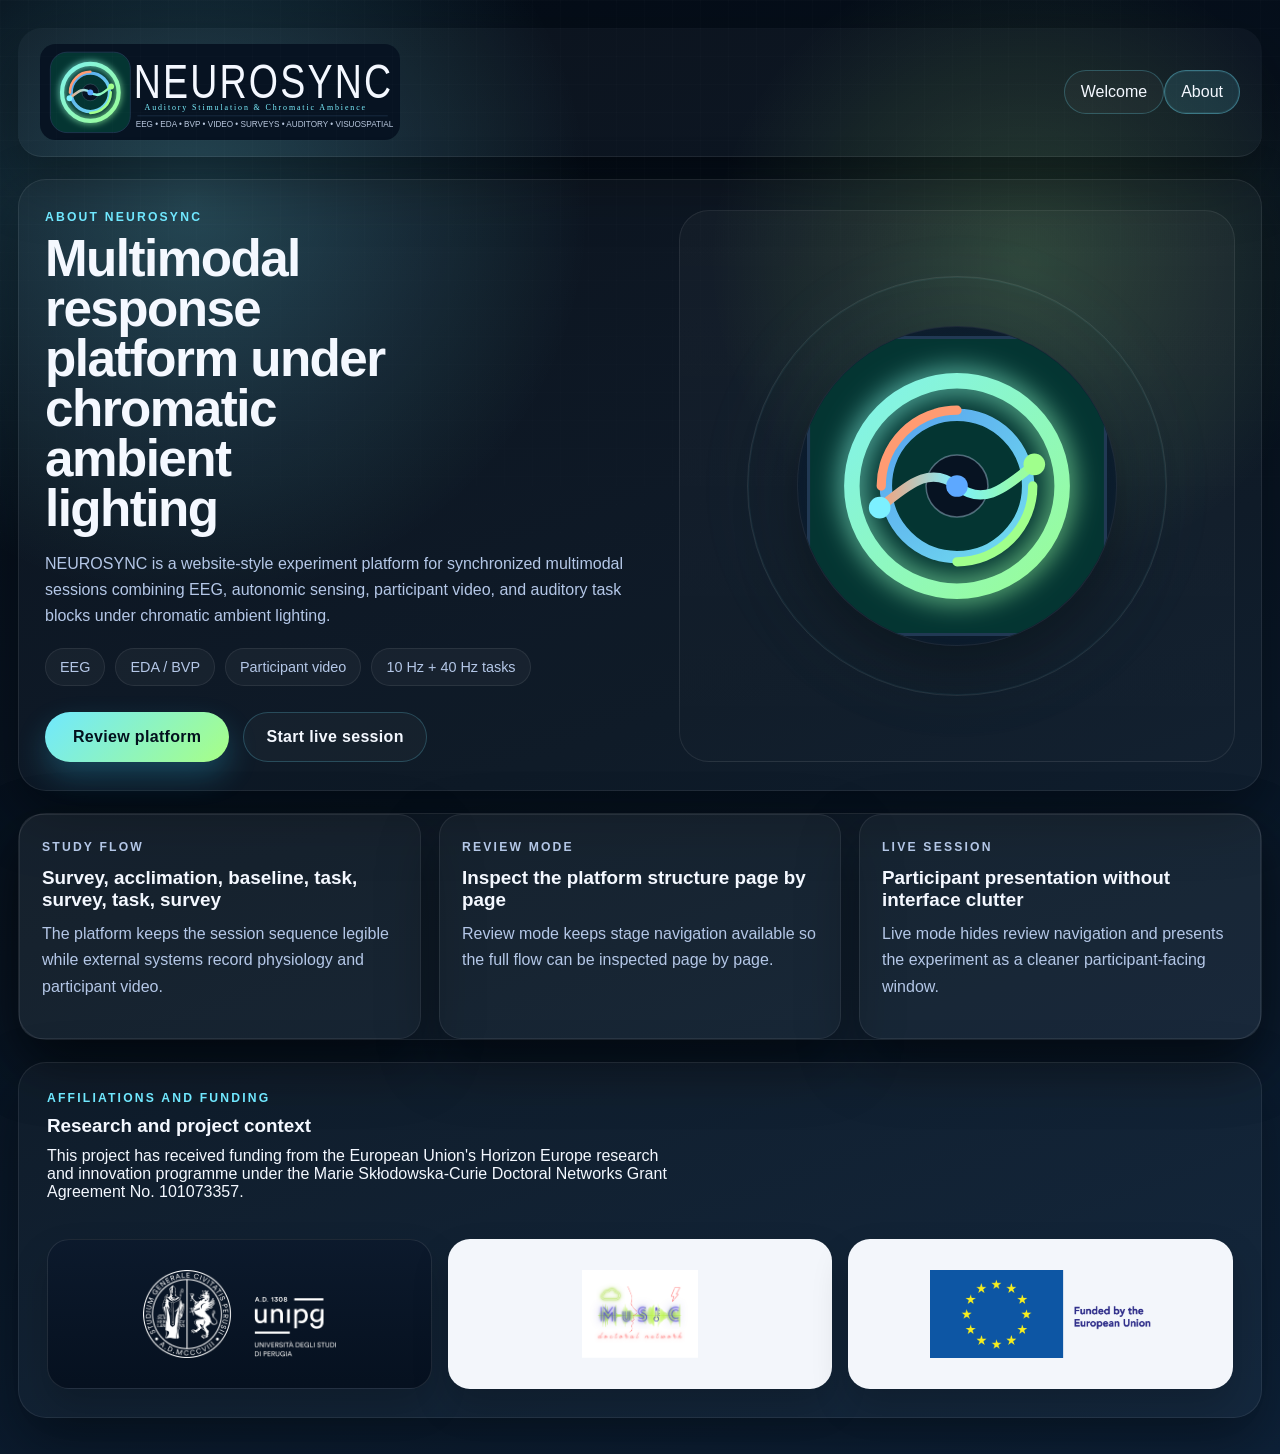
<file: index.html>
<!doctype html>
<html lang="en">
<head>
    <meta charset="UTF-8">
    <meta name="viewport" content="width=device-width, initial-scale=1.0">
    <title>NEUROSYNC About</title>
    <link rel="stylesheet" href="styles.css">
</head>
<body data-page="start">
    <main class="dashboard-shell about-shell">
        <header class="app-topbar app-topbar--review">
            <a class="app-brand" href="index.html">
                <img src="visuals/logo/neurosync-logo.svg" alt="NEUROSYNC" class="app-brand__logo app-brand__logo--full">
            </a>
            <div class="app-topbar__actions">
                <a class="topbar-link" href="home.html">Welcome</a>
                <a class="topbar-link topbar-link--current" href="index.html">About</a>
            </div>
        </header>

        <section class="cover-main cover-main--app about-hero">
            <div class="cover-copy">
                <p class="eyebrow">About NEUROSYNC</p>
                <h1>Multimodal response platform under chromatic ambient lighting</h1>
                <p class="stage-subtitle">
                    NEUROSYNC is a website-style experiment platform for synchronized multimodal sessions combining EEG, autonomic sensing, participant video, and auditory task blocks under chromatic ambient lighting.
                </p>
                <div class="cover-mini-meta">
                    <span>EEG</span>
                    <span>EDA / BVP</span>
                    <span>Participant video</span>
                    <span>10 Hz + 40 Hz tasks</span>
                </div>
                <div class="cover-actions">
                    <button class="primary-button" data-mode="review">Review platform</button>
                    <button class="secondary-button" data-mode="live">Start live session</button>
                </div>
            </div>

            <div class="cover-vault" aria-hidden="true">
                <div class="cover-vault__halo"></div>
                <div class="cover-vault__ring cover-vault__ring--outer"></div>
                <div class="cover-vault__ring cover-vault__ring--mid"></div>
                <div class="cover-vault__ring cover-vault__ring--inner"></div>
                <div class="cover-vault__core">
                    <img src="visuals/logo/neurosync-logo1.svg" alt="" class="cover-vault__logo">
                </div>
            </div>
        </section>

        <section class="cover-blocks cover-blocks--about">
            <article class="cover-block">
                <p class="cover-block__eyebrow">Study flow</p>
                <h2>Survey, acclimation, baseline, task, survey, task, survey</h2>
                <p>The platform keeps the session sequence legible while external systems record physiology and participant video.</p>
            </article>
            <article class="cover-block">
                <p class="cover-block__eyebrow">Review mode</p>
                <h2>Inspect the platform structure page by page</h2>
                <p>Review mode keeps stage navigation available so the full flow can be inspected page by page.</p>
            </article>
            <article class="cover-block">
                <p class="cover-block__eyebrow">Live session</p>
                <h2>Participant presentation without interface clutter</h2>
                <p>Live mode hides review navigation and presents the experiment as a cleaner participant-facing window.</p>
            </article>
        </section>

        <footer class="about-footer">
            <div class="about-footer__copy">
                <p class="cover-block__eyebrow">Affiliations and funding</p>
                <h2>Research and project context</h2>
                <p>This project has received funding from the European Union's Horizon Europe research and innovation programme under the Marie Skłodowska-Curie Doctoral Networks Grant Agreement No. 101073357.</p>
            </div>
            <div class="about-footer__logos">
                <div class="about-footer__logo about-footer__logo--dark">
                    <img src="visuals/logo/unipg_marchio_negativo.png" alt="University affiliation logo">
                </div>
                <div class="about-footer__logo about-footer__logo--light">
                    <img src="visuals/logo/music-logo-v-3-4.png" alt="MUSIC project logo">
                </div>
                <div class="about-footer__logo about-footer__logo--light">
                    <img src="visuals/logo/eufunding-1.png" alt="European Union funding logo">
                </div>
            </div>
        </footer>
    </main>

    <script src="experiment-config.js"></script>
    <script src="platform-utils.js"></script>
    <script>
        PlatformUtils.setPageData("start");
        document.querySelectorAll("[data-mode]").forEach(function (button) {
            button.addEventListener("click", function () {
                PlatformUtils.saveSessionContext({ mode: button.dataset.mode });
                PlatformUtils.goToRoute("home");
            });
        });
    </script>
</body>
</html>
</file>
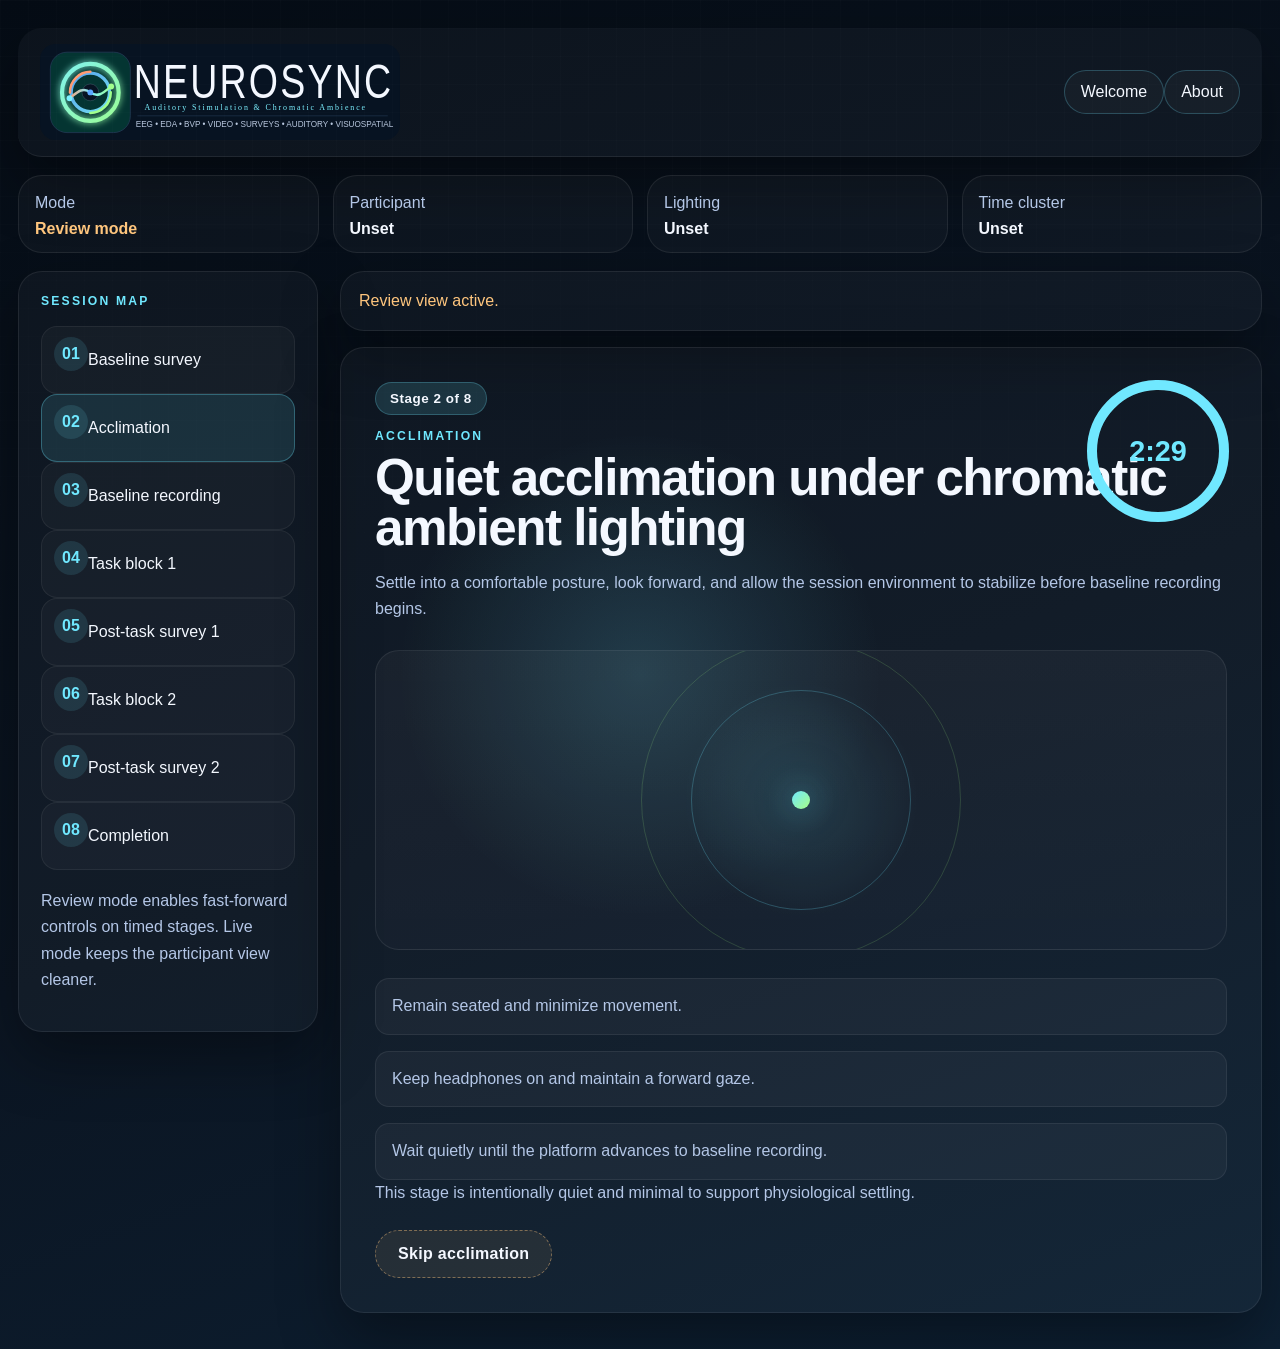
<file: acclimation.html>
<!DOCTYPE html>
<html lang="en">
<head>
    <meta charset="UTF-8">
    <meta name="viewport" content="width=device-width, initial-scale=1.0">
    <title>Acclimation</title>
    <link rel="stylesheet" href="styles.css">
</head>
<body data-page="acclimation">
    <main class="page-shell"><div id="page-container"></div></main>

    <script src="experiment-config.js"></script>
    <script src="platform-utils.js"></script>
    <script>
        PlatformUtils.setPageData("acclimation");
        PlatformUtils.renderStagePage(
            document.getElementById("page-container"),
            {
                activeStage: "acclimation",
                mode: "timed",
                timer: true,
                seconds: ExperimentConfig.timings.acclimationSeconds,
                progressLabel: "Stage 2 of 8",
                eyebrow: "Acclimation",
                title: "Quiet acclimation under chromatic ambient lighting",
                subtitle: "Settle into a comfortable posture, look forward, and allow the session environment to stabilize before baseline recording begins.",
                bodyHtml: `
                    <div class="focus-field focus-field--ambient">
                        <div class="focus-ring"></div>
                        <div class="focus-ring focus-ring--secondary"></div>
                        <div class="focus-core"></div>
                    </div>
                    ${PlatformUtils.instructionListMarkup([
                        "Remain seated and minimize movement.",
                        "Keep headphones on and maintain a forward gaze.",
                        "Wait quietly until the platform advances to baseline recording."
                    ])}
                `,
                supportText: "This stage is intentionally quiet and minimal to support physiological settling.",
                skipLabel: "Skip acclimation"
            },
            function () {
                PlatformUtils.goToRoute("baseline");
            }
        );
    </script>
</body>
</html>
</file>
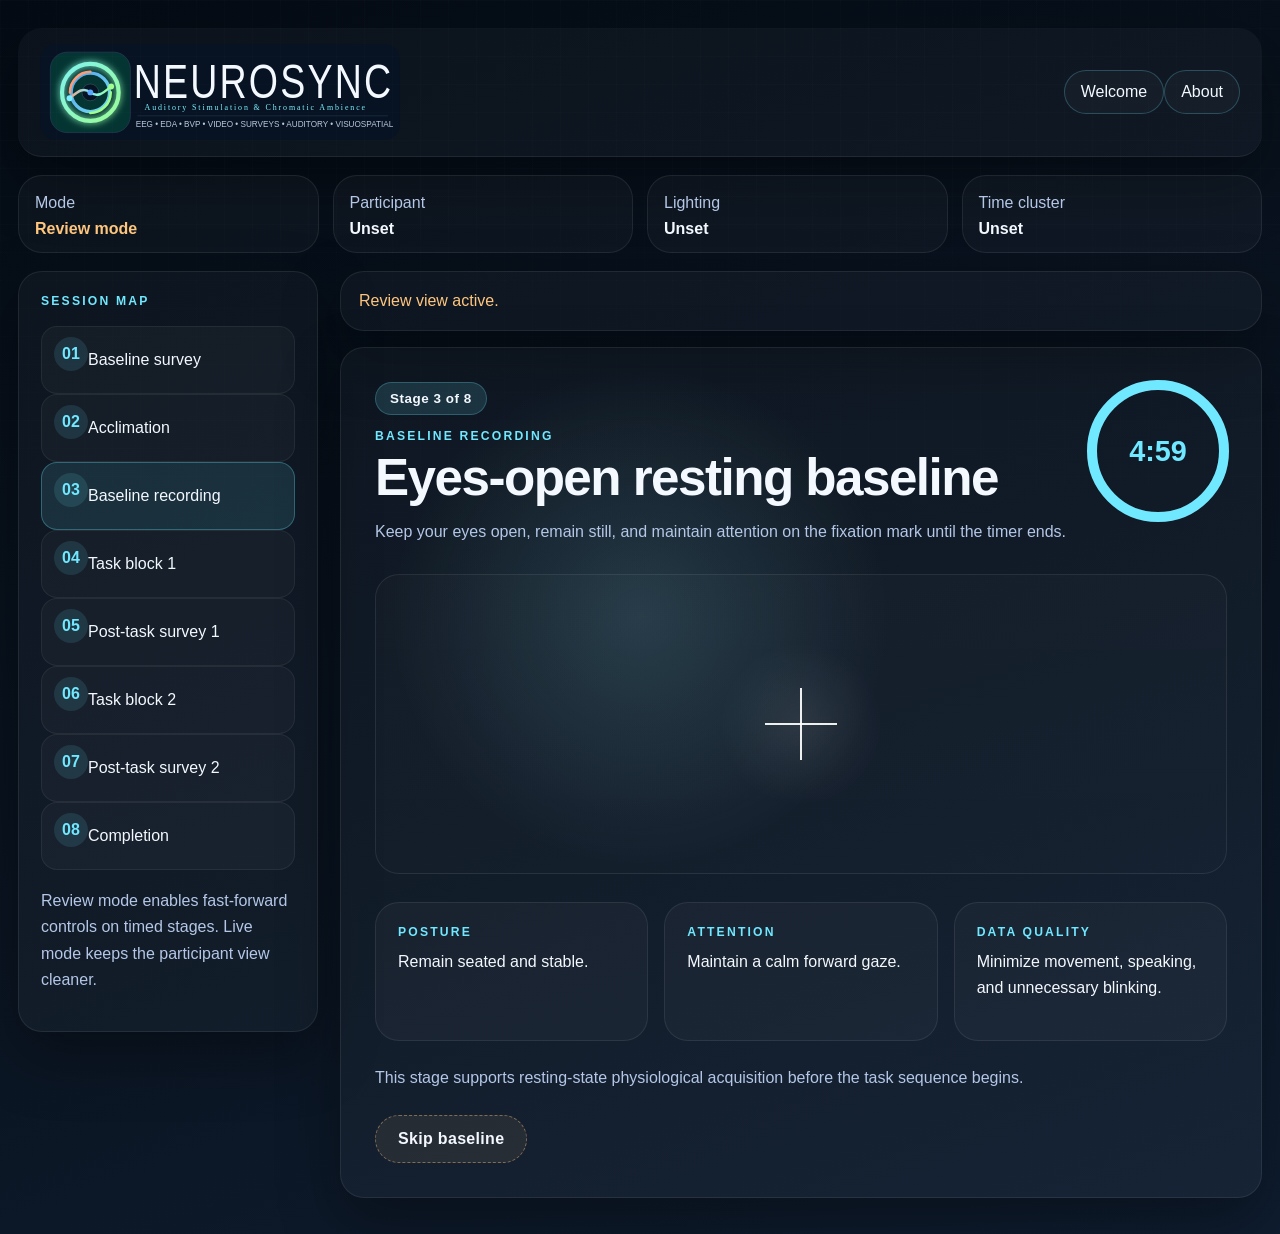
<file: baseline.html>
<!DOCTYPE html>
<html lang="en">
<head>
    <meta charset="UTF-8">
    <meta name="viewport" content="width=device-width, initial-scale=1.0">
    <title>Baseline Recording</title>
    <link rel="stylesheet" href="styles.css">
</head>
<body data-page="baseline">
    <main class="page-shell"><div id="page-container"></div></main>

    <script src="experiment-config.js"></script>
    <script src="platform-utils.js"></script>
    <script>
        PlatformUtils.setPageData("baseline");
        PlatformUtils.renderStagePage(
            document.getElementById("page-container"),
            {
                activeStage: "baseline",
                mode: "timed",
                timer: true,
                seconds: ExperimentConfig.timings.baselineSeconds,
                progressLabel: "Stage 3 of 8",
                eyebrow: "Baseline recording",
                title: "Eyes-open resting baseline",
                subtitle: "Keep your eyes open, remain still, and maintain attention on the fixation mark until the timer ends.",
                bodyHtml: `
                    <div class="focus-field focus-field--baseline">
                        <div class="fixation-mark" aria-hidden="true"></div>
                    </div>
                    ${PlatformUtils.infoCardsMarkup([
                        { label: "Posture", value: "Remain seated and stable." },
                        { label: "Attention", value: "Maintain a calm forward gaze." },
                        { label: "Data quality", value: "Minimize movement, speaking, and unnecessary blinking." }
                    ])}
                `,
                supportText: "This stage supports resting-state physiological acquisition before the task sequence begins.",
                skipLabel: "Skip baseline"
            },
            function () {
                PlatformUtils.goToRoute("task1");
            }
        );
    </script>
</body>
</html>
</file>
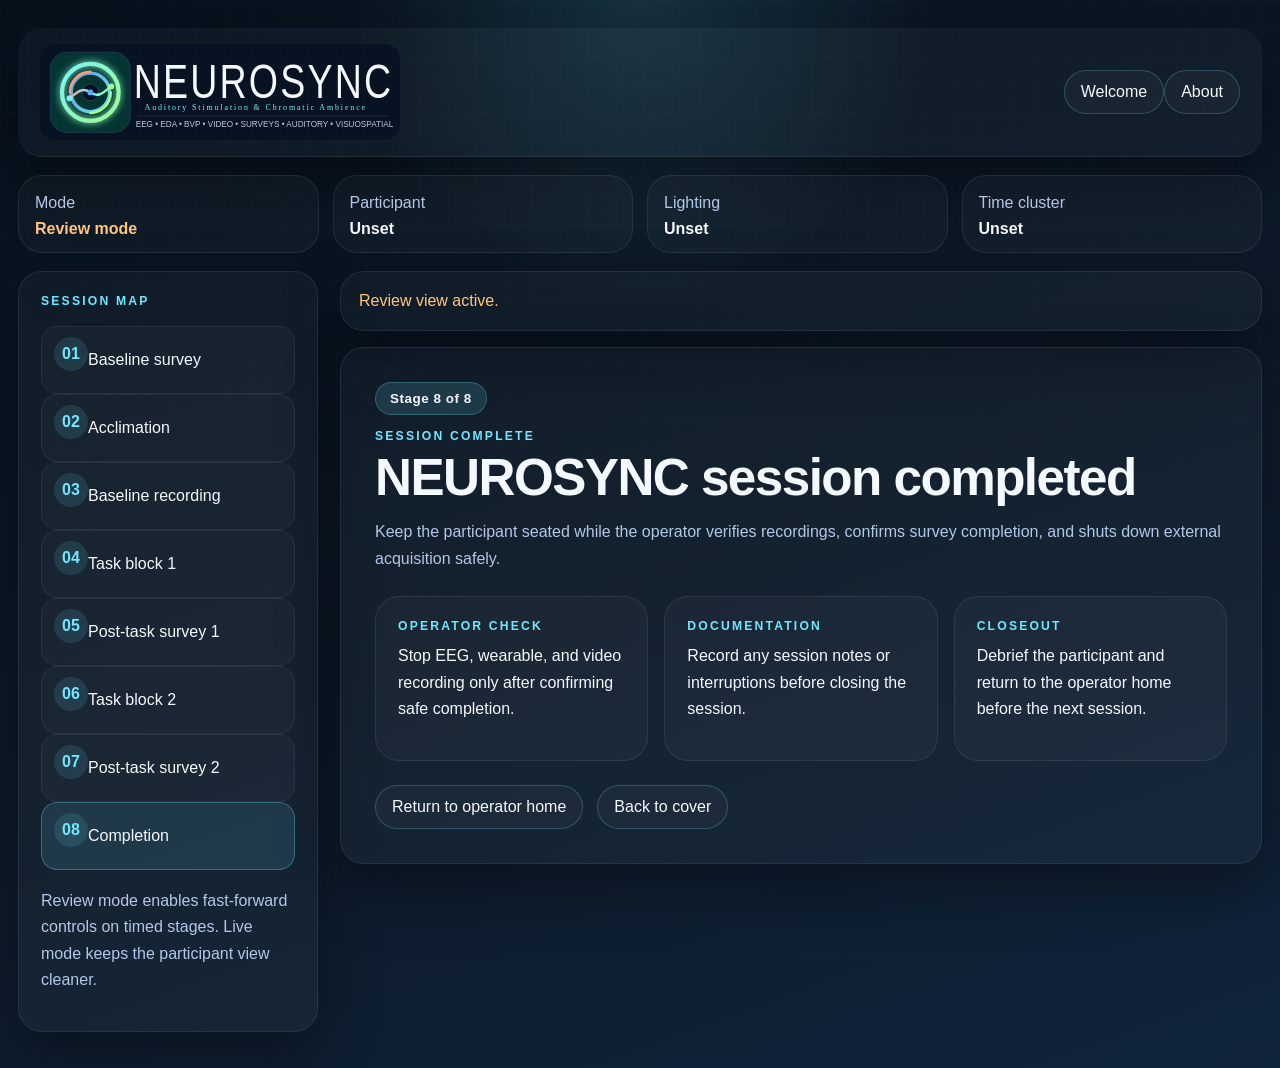
<file: finish.html>
<!DOCTYPE html>
<html lang="en">
<head>
    <meta charset="UTF-8">
    <meta name="viewport" content="width=device-width, initial-scale=1.0">
    <title>Session Completed</title>
    <link rel="stylesheet" href="styles.css">
</head>
<body data-page="finish">
    <main class="page-shell"><div id="page-container"></div></main>

    <script src="experiment-config.js"></script>
    <script src="platform-utils.js"></script>
    <script>
        PlatformUtils.setPageData("finish");
        PlatformUtils.renderStagePage(
            document.getElementById("page-container"),
            {
                activeStage: "finish",
                mode: "manual",
                allowSkip: false,
                progressLabel: "Stage 8 of 8",
                eyebrow: "Session complete",
                title: "NEUROSYNC session completed",
                subtitle: "Keep the participant seated while the operator verifies recordings, confirms survey completion, and shuts down external acquisition safely.",
                bodyHtml: PlatformUtils.infoCardsMarkup([
                    { label: "Operator check", value: "Stop EEG, wearable, and video recording only after confirming safe completion." },
                    { label: "Documentation", value: "Record any session notes or interruptions before closing the session." },
                    { label: "Closeout", value: "Debrief the participant and return to the operator home before the next session." }
                ]),
                extraActionsHtml: '<a class="secondary-link" href="home.html">Return to operator home</a><a class="topbar-link" href="index.html">Back to cover</a>'
            },
            function () {}
        );
    </script>
</body>
</html>
</file>
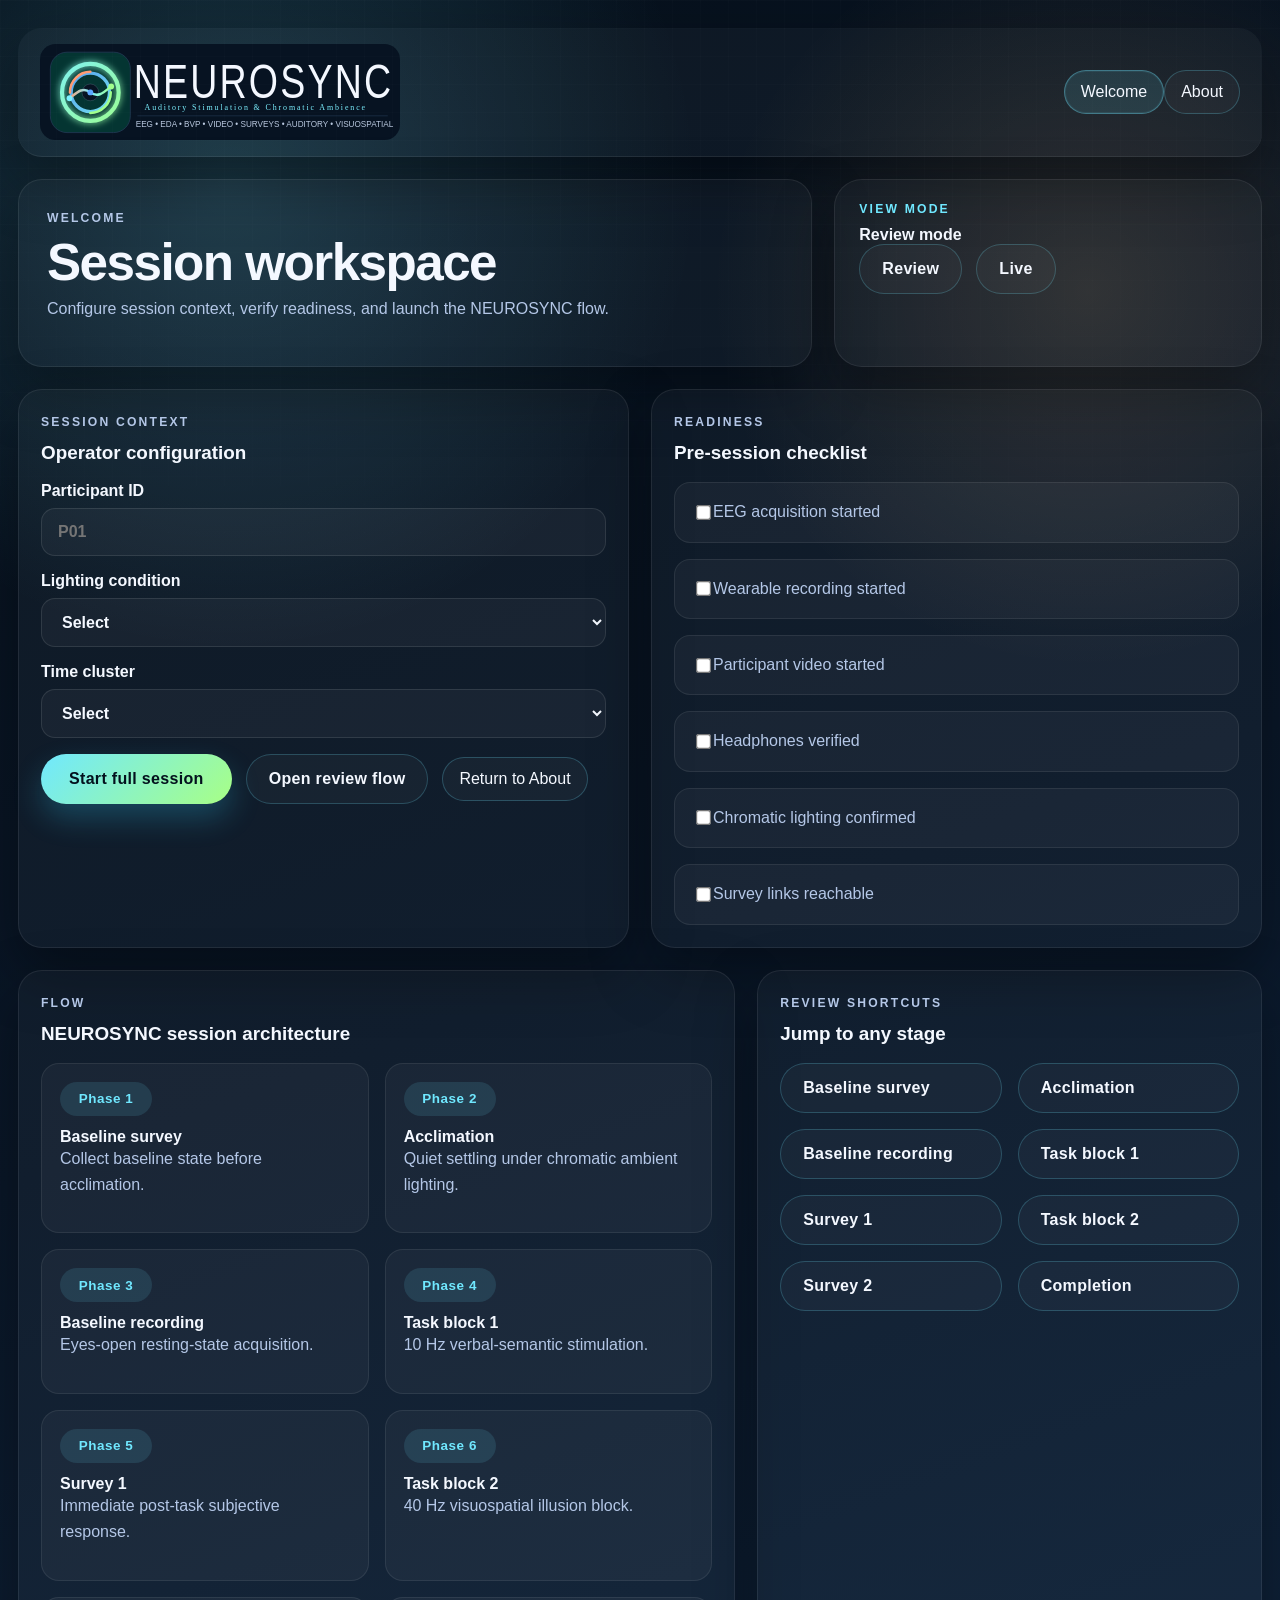
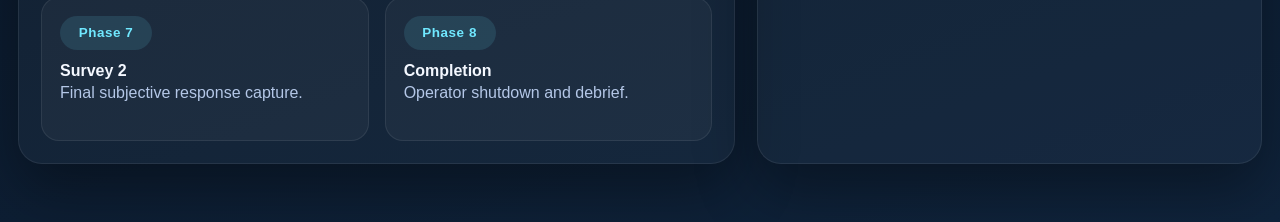
<file: home.html>
<!DOCTYPE html>
<html lang="en">
<head>
    <meta charset="UTF-8">
    <meta name="viewport" content="width=device-width, initial-scale=1.0">
    <title>NEUROSYNC Welcome</title>
    <link rel="stylesheet" href="styles.css">
</head>
<body data-page="home">
    <main class="dashboard-shell">
        <header class="app-topbar app-topbar--review">
            <a class="app-brand" href="index.html">
                <img src="visuals/logo/neurosync-logo.svg" alt="NEUROSYNC" class="app-brand__logo app-brand__logo--full">
            </a>
            <div class="app-topbar__actions">
                <a class="topbar-link topbar-link--current" href="home.html">Welcome</a>
                <a class="topbar-link" href="index.html">About</a>
            </div>
        </header>

        <section class="dashboard-hero">
            <section class="dashboard-panel dashboard-panel--hero">
                <p class="dashboard-panel__label">Welcome</p>
                <h1>Session workspace</h1>
                <p class="stage-subtitle">Configure session context, verify readiness, and launch the NEUROSYNC flow.</p>
            </section>
            <div class="dashboard-mode-card dashboard-mode-card--compact">
                <p class="dashboard-mode-card__label">View mode</p>
                <strong id="mode-label">Review mode</strong>
                <div class="dashboard-mode-actions">
                    <button class="secondary-button" type="button" data-set-mode="review">Review</button>
                    <button class="secondary-button" type="button" data-set-mode="live">Live</button>
                </div>
            </div>
        </section>

        <section class="dashboard-grid">
            <section class="dashboard-panel">
                <p class="dashboard-panel__label">Session context</p>
                <h2>Operator configuration</h2>
                <form id="session-form" class="session-form">
                    <label>
                        Participant ID
                        <input type="text" name="participantId" id="participant-id" placeholder="P01">
                    </label>
                    <label>
                        Lighting condition
                        <select name="lightCondition" id="light-condition">
                            <option value="">Select</option>
                            <option value="red">Red</option>
                            <option value="blue">Blue</option>
                        </select>
                    </label>
                    <label>
                        Time cluster
                        <select name="timeCluster" id="time-cluster">
                            <option value="">Select</option>
                            <option value="t1">T1</option>
                            <option value="t2">T2</option>
                            <option value="t3">T3</option>
                            <option value="t4">T4</option>
                        </select>
                    </label>
                    <div class="session-form__actions">
                        <button class="primary-button" type="submit">Start full session</button>
                        <button class="secondary-button" type="button" id="start-review-session">Open review flow</button>
                        <a class="topbar-link" href="index.html">Return to About</a>
                    </div>
                </form>
            </section>

            <section class="dashboard-panel">
                <p class="dashboard-panel__label">Readiness</p>
                <h2>Pre-session checklist</h2>
                <div class="readiness-grid">
                    <label class="check-tile"><input type="checkbox"> EEG acquisition started</label>
                    <label class="check-tile"><input type="checkbox"> Wearable recording started</label>
                    <label class="check-tile"><input type="checkbox"> Participant video started</label>
                    <label class="check-tile"><input type="checkbox"> Headphones verified</label>
                    <label class="check-tile"><input type="checkbox"> Chromatic lighting confirmed</label>
                    <label class="check-tile"><input type="checkbox"> Survey links reachable</label>
                </div>
            </section>
        </section>

        <section class="dashboard-grid dashboard-grid--secondary">
            <section class="dashboard-panel dashboard-panel--wide">
                <p class="dashboard-panel__label">Flow</p>
                <h2>NEUROSYNC session architecture</h2>
                <div class="flow-overview">
                    <div class="flow-overview__step"><span>Phase 1</span><strong>Baseline survey</strong><p>Collect baseline state before acclimation.</p></div>
                    <div class="flow-overview__step"><span>Phase 2</span><strong>Acclimation</strong><p>Quiet settling under chromatic ambient lighting.</p></div>
                    <div class="flow-overview__step"><span>Phase 3</span><strong>Baseline recording</strong><p>Eyes-open resting-state acquisition.</p></div>
                    <div class="flow-overview__step"><span>Phase 4</span><strong>Task block 1</strong><p>10 Hz verbal-semantic stimulation.</p></div>
                    <div class="flow-overview__step"><span>Phase 5</span><strong>Survey 1</strong><p>Immediate post-task subjective response.</p></div>
                    <div class="flow-overview__step"><span>Phase 6</span><strong>Task block 2</strong><p>40 Hz visuospatial illusion block.</p></div>
                    <div class="flow-overview__step"><span>Phase 7</span><strong>Survey 2</strong><p>Final subjective response capture.</p></div>
                    <div class="flow-overview__step"><span>Phase 8</span><strong>Completion</strong><p>Operator shutdown and debrief.</p></div>
                </div>
            </section>
            <section class="dashboard-panel" id="review-shortcuts-panel">
                <p class="dashboard-panel__label">Review shortcuts</p>
                <h2>Jump to any stage</h2>
                <div class="shortcut-grid">
                    <button class="shortcut-button" data-route="surveyBaseline">Baseline survey</button>
                    <button class="shortcut-button" data-route="acclimation">Acclimation</button>
                    <button class="shortcut-button" data-route="baseline">Baseline recording</button>
                    <button class="shortcut-button" data-route="task1">Task block 1</button>
                    <button class="shortcut-button" data-route="surveyPostTask1">Survey 1</button>
                    <button class="shortcut-button" data-route="task2">Task block 2</button>
                    <button class="shortcut-button" data-route="surveyPostTask2">Survey 2</button>
                    <button class="shortcut-button" data-route="finish">Completion</button>
                </div>
            </section>
        </section>
    </main>

    <script src="experiment-config.js"></script>
    <script src="platform-utils.js"></script>
    <script>
        PlatformUtils.setPageData("home");
        const participantInput = document.getElementById("participant-id");
        const lightSelect = document.getElementById("light-condition");
        const timeSelect = document.getElementById("time-cluster");
        const modeLabel = document.getElementById("mode-label");
        const shortcutPanel = document.getElementById("review-shortcuts-panel");

        function syncFromContext() {
            const context = PlatformUtils.readSessionContext();
            participantInput.value = context.participantId || "";
            lightSelect.value = context.lightCondition || "";
            timeSelect.value = context.timeCluster || "";
            modeLabel.textContent = context.mode === "live" ? "Live session mode" : "Review mode";
            shortcutPanel.style.display = context.mode === "live" ? "none" : "block";
        }

        syncFromContext();

        document.querySelectorAll("[data-set-mode]").forEach(function (button) {
            button.addEventListener("click", function () {
                PlatformUtils.saveSessionContext({ mode: button.dataset.setMode });
                syncFromContext();
            });
        });


        function persistContext() {
            PlatformUtils.saveSessionContext({
                participantId: participantInput.value.trim(),
                lightCondition: lightSelect.value,
                timeCluster: timeSelect.value,
            });
        }

        document.getElementById("session-form").addEventListener("submit", function (event) {
            event.preventDefault();
            persistContext();
            PlatformUtils.goToRoute("surveyBaseline");
        });

        document.getElementById("start-review-session").addEventListener("click", function () {
            persistContext();
            PlatformUtils.saveSessionContext({ mode: "review" });
            PlatformUtils.goToRoute("surveyBaseline");
        });

        document.querySelectorAll("[data-route]").forEach(function (button) {
            button.addEventListener("click", function () {
                persistContext();
                PlatformUtils.goToRoute(button.dataset.route);
            });
        });
    </script>
</body>
</html>
</file>
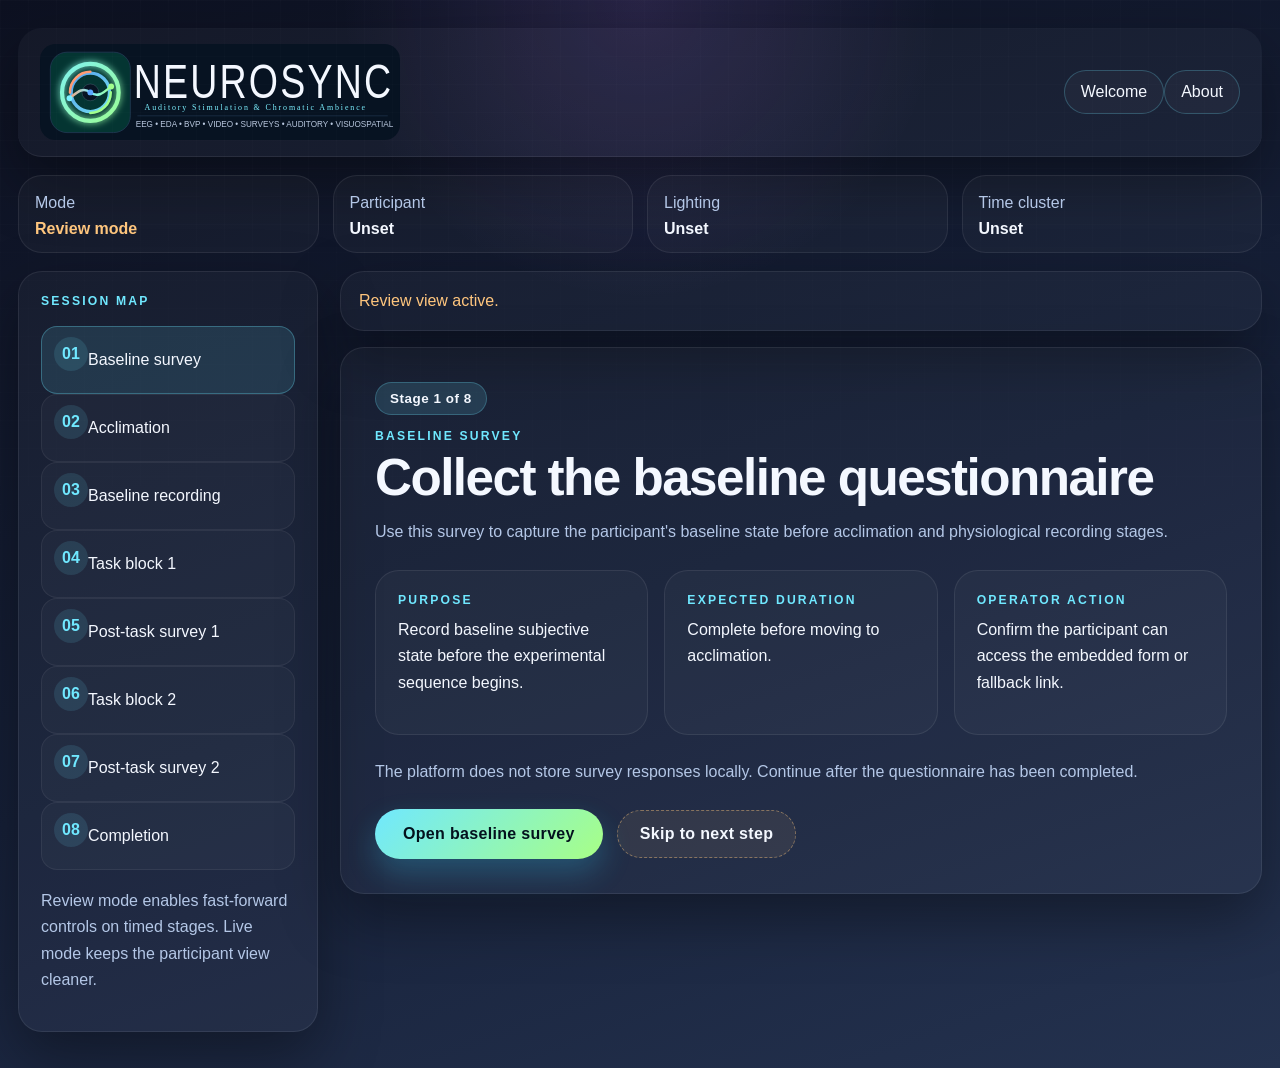
<file: survey1.html>
<!DOCTYPE html>
<html lang="en">
<head>
    <meta charset="UTF-8">
    <meta name="viewport" content="width=device-width, initial-scale=1.0">
    <title>Baseline Survey</title>
    <link rel="stylesheet" href="styles.css">
</head>
<body data-page="survey_baseline">
    <main class="page-shell"><div id="page-container"></div></main>

    <script src="experiment-config.js"></script>
    <script src="platform-utils.js"></script>
    <script>
        PlatformUtils.setPageData("survey_baseline");
        const container = document.getElementById("page-container");
        const pages = [
            {
                activeStage: "surveyBaseline",
                mode: "manual",
                progressLabel: "Stage 1 of 8",
                eyebrow: "Baseline survey",
                title: "Collect the baseline questionnaire",
                subtitle: "Use this survey to capture the participant's baseline state before acclimation and physiological recording stages.",
                bodyHtml: PlatformUtils.infoCardsMarkup([
                    { label: "Purpose", value: "Record baseline subjective state before the experimental sequence begins." },
                    { label: "Expected duration", value: "Complete before moving to acclimation." },
                    { label: "Operator action", value: "Confirm the participant can access the embedded form or fallback link." }
                ]),
                supportText: "The platform does not store survey responses locally. Continue after the questionnaire has been completed.",
                buttonLabel: "Open baseline survey"
            },
            {
                activeStage: "surveyBaseline",
                mode: "manual",
                progressLabel: "Stage 1 of 8",
                eyebrow: "Baseline survey form",
                title: "Baseline questionnaire",
                subtitle: "Allow the participant to complete the embedded form, then continue to acclimation.",
                bodyHtml: PlatformUtils.buildFormPage(
                    "Baseline survey form",
                    "Use the backup link if the embedded form does not load.",
                    ExperimentConfig.forms.surveyBaseline
                ),
                supportText: "Select Continue only after the participant confirms completion.",
                buttonLabel: "Continue to acclimation"
            }
        ];

        PlatformUtils.renderSequence(container, pages, function () {
            PlatformUtils.goToRoute("acclimation");
        });
    </script>
</body>
</html>
</file>
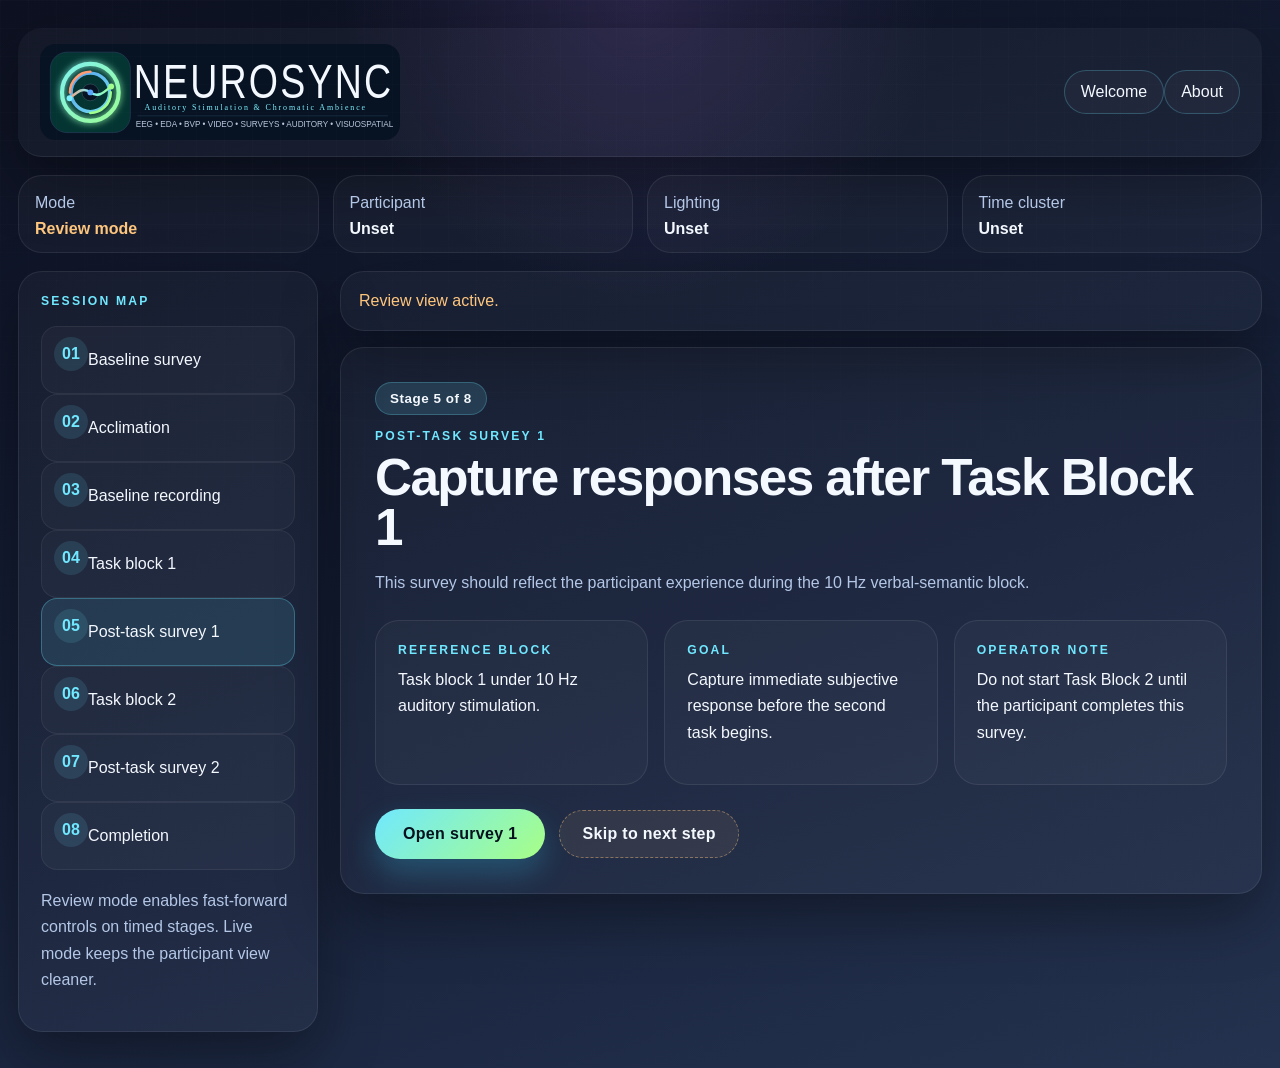
<file: survey2_1.html>
<!DOCTYPE html>
<html lang="en">
<head>
    <meta charset="UTF-8">
    <meta name="viewport" content="width=device-width, initial-scale=1.0">
    <title>Post-Task Survey 1</title>
    <link rel="stylesheet" href="styles.css">
</head>
<body data-page="survey_post_task1">
    <main class="page-shell"><div id="page-container"></div></main>

    <script src="experiment-config.js"></script>
    <script src="platform-utils.js"></script>
    <script>
        PlatformUtils.setPageData("survey_post_task1");
        const container = document.getElementById("page-container");
        const pages = [
            {
                activeStage: "surveyPostTask1",
                mode: "manual",
                progressLabel: "Stage 5 of 8",
                eyebrow: "Post-task survey 1",
                title: "Capture responses after Task Block 1",
                subtitle: "This survey should reflect the participant experience during the 10 Hz verbal-semantic block.",
                bodyHtml: PlatformUtils.infoCardsMarkup([
                    { label: "Reference block", value: "Task block 1 under 10 Hz auditory stimulation." },
                    { label: "Goal", value: "Capture immediate subjective response before the second task begins." },
                    { label: "Operator note", value: "Do not start Task Block 2 until the participant completes this survey." }
                ]),
                buttonLabel: "Open survey 1"
            },
            {
                activeStage: "surveyPostTask1",
                mode: "manual",
                progressLabel: "Stage 5 of 8",
                eyebrow: "Survey 1 form",
                title: "Post-task questionnaire",
                subtitle: "Allow completion of the questionnaire, then advance to Task Block 2.",
                bodyHtml: PlatformUtils.buildFormPage(
                    "Post-task survey 1",
                    "Use the backup link if the embedded form does not load.",
                    ExperimentConfig.forms.surveyPostTask
                ),
                supportText: "Continue only when the participant confirms that the questionnaire is complete.",
                buttonLabel: "Continue to Task Block 2"
            }
        ];

        PlatformUtils.renderSequence(container, pages, function () {
            PlatformUtils.goToRoute("task2");
        });
    </script>
</body>
</html>
</file>
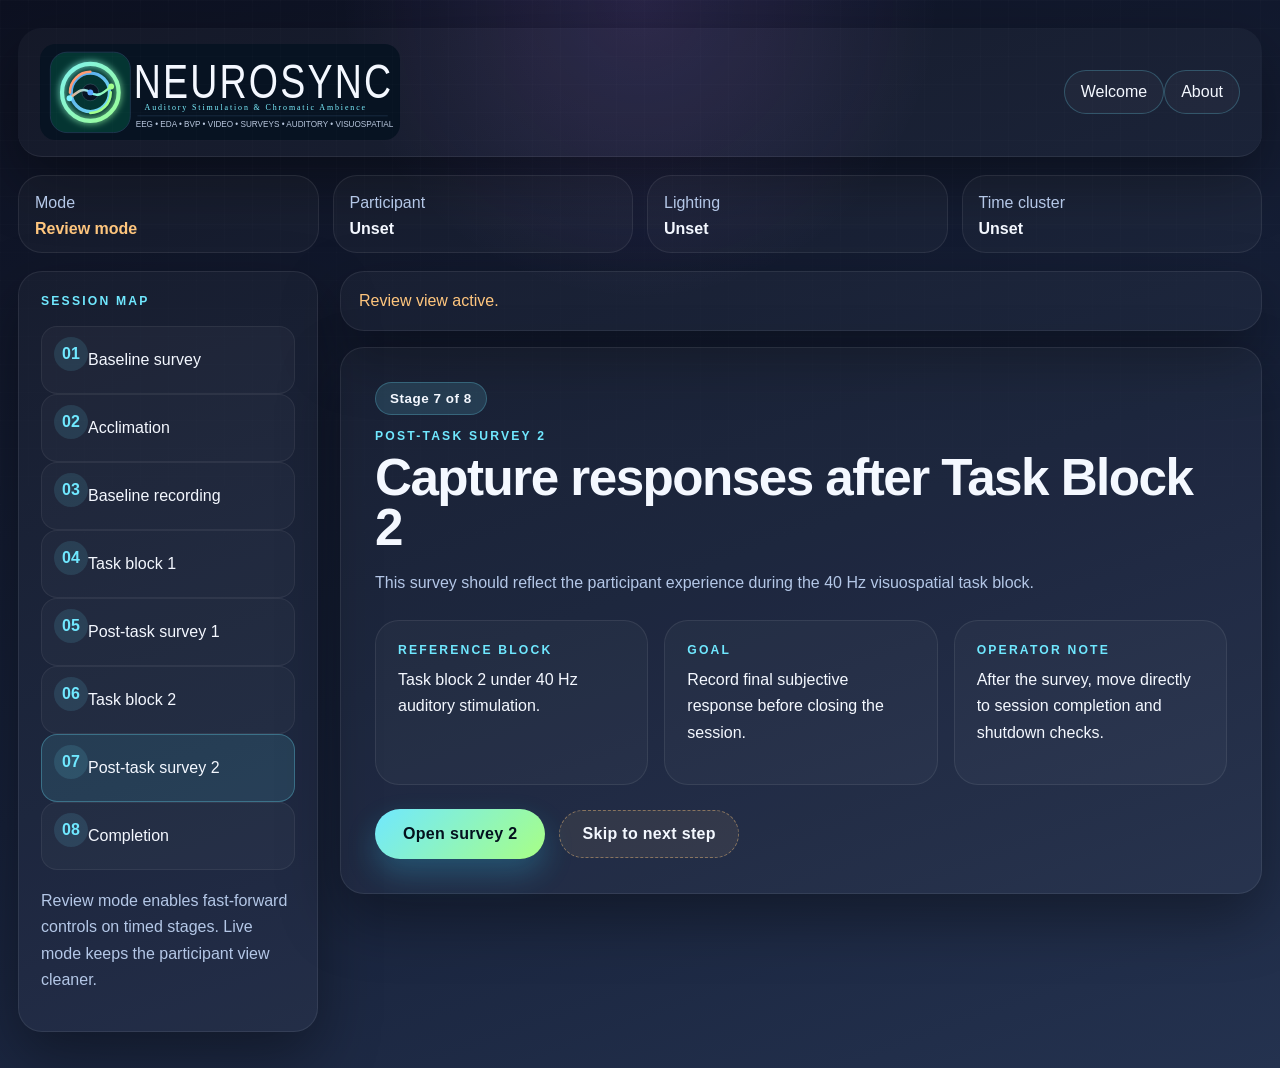
<file: survey2_2.html>
<!DOCTYPE html>
<html lang="en">
<head>
    <meta charset="UTF-8">
    <meta name="viewport" content="width=device-width, initial-scale=1.0">
    <title>Post-Task Survey 2</title>
    <link rel="stylesheet" href="styles.css">
</head>
<body data-page="survey_post_task2">
    <main class="page-shell"><div id="page-container"></div></main>

    <script src="experiment-config.js"></script>
    <script src="platform-utils.js"></script>
    <script>
        PlatformUtils.setPageData("survey_post_task2");
        const container = document.getElementById("page-container");
        const pages = [
            {
                activeStage: "surveyPostTask2",
                mode: "manual",
                progressLabel: "Stage 7 of 8",
                eyebrow: "Post-task survey 2",
                title: "Capture responses after Task Block 2",
                subtitle: "This survey should reflect the participant experience during the 40 Hz visuospatial task block.",
                bodyHtml: PlatformUtils.infoCardsMarkup([
                    { label: "Reference block", value: "Task block 2 under 40 Hz auditory stimulation." },
                    { label: "Goal", value: "Record final subjective response before closing the session." },
                    { label: "Operator note", value: "After the survey, move directly to session completion and shutdown checks." }
                ]),
                buttonLabel: "Open survey 2"
            },
            {
                activeStage: "surveyPostTask2",
                mode: "manual",
                progressLabel: "Stage 7 of 8",
                eyebrow: "Survey 2 form",
                title: "Final questionnaire",
                subtitle: "Allow completion of the final questionnaire, then close the session.",
                bodyHtml: PlatformUtils.buildFormPage(
                    "Post-task survey 2",
                    "Use the backup link if the embedded form does not load.",
                    ExperimentConfig.forms.surveyPostTask
                ),
                supportText: "Continue only after the participant confirms the final questionnaire is complete.",
                buttonLabel: "Continue to completion"
            }
        ];

        PlatformUtils.renderSequence(container, pages, function () {
            PlatformUtils.goToRoute("finish");
        });
    </script>
</body>
</html>
</file>
<file: styles.css>
:root {
    --bg: #07101d;
    --panel: rgba(12, 21, 36, 0.9);
    --panel-soft: rgba(17, 30, 48, 0.78);
    --panel-border: rgba(140, 190, 255, 0.15);
    --text: #f4f8ff;
    --muted: #b4c7e7;
    --accent: #70e8ff;
    --accent-strong: #2fd2ff;
    --accent-soft: #a8ff85;
    --warm: #ffc67e;
    --danger-soft: #ff9aa8;
    --shadow: 0 24px 60px rgba(0, 0, 0, 0.36);
    --radius: 24px;
}

* {
    box-sizing: border-box;
}

html,
body {
    min-height: 100%;
    margin: 0;
    color: var(--text);
    font-family: "Avenir Next", "Segoe UI", "Helvetica Neue", sans-serif;
    background:
        radial-gradient(circle at top left, rgba(88, 156, 255, 0.2), transparent 30%),
        radial-gradient(circle at top right, rgba(101, 255, 204, 0.12), transparent 22%),
        linear-gradient(160deg, #050d18 0%, #0b1627 52%, #10233b 100%);
}

body {
    position: relative;
    overflow-x: hidden;
}

body::before {
    content: "";
    position: fixed;
    inset: 0;
    pointer-events: none;
    background:
        linear-gradient(rgba(255, 255, 255, 0.028) 1px, transparent 1px),
        linear-gradient(90deg, rgba(255, 255, 255, 0.028) 1px, transparent 1px);
    background-size: 28px 28px;
    mask-image: linear-gradient(to bottom, rgba(0, 0, 0, 0.5), transparent 94%);
}

body[data-page="start"] {
    background:
        radial-gradient(circle at 15% 14%, rgba(111, 231, 255, 0.24), transparent 24%),
        radial-gradient(circle at 80% 18%, rgba(168, 255, 133, 0.18), transparent 20%),
        linear-gradient(160deg, #040b15 0%, #081422 50%, #0d2138 100%);
}

body[data-page="home"] {
    background:
        radial-gradient(circle at 18% 10%, rgba(111, 231, 255, 0.18), transparent 24%),
        radial-gradient(circle at 85% 16%, rgba(255, 198, 126, 0.14), transparent 20%),
        linear-gradient(160deg, #06101b 0%, #0a1728 52%, #0f233b 100%);
}

body[data-page="acclimation"] {
    background:
        radial-gradient(circle at center, rgba(111, 231, 255, 0.16), transparent 26%),
        linear-gradient(160deg, #050c15 0%, #0b1522 55%, #0d2033 100%);
}

body[data-page="baseline"] {
    background:
        radial-gradient(circle at center, rgba(147, 243, 255, 0.15), transparent 28%),
        linear-gradient(160deg, #040b14 0%, #0a1421 54%, #0f1d30 100%);
}

body[data-page="task1"] {
    background:
        radial-gradient(circle at top right, rgba(255, 196, 112, 0.18), transparent 24%),
        linear-gradient(160deg, #0b0f18 0%, #151c2f 54%, #21375b 100%);
}

body[data-page="task2"] {
    background:
        radial-gradient(circle at top left, rgba(168, 255, 133, 0.14), transparent 24%),
        linear-gradient(160deg, #08121a 0%, #0e2130 54%, #15384c 100%);
}

body[data-page^="survey_"] {
    background:
        radial-gradient(circle at top center, rgba(190, 126, 255, 0.14), transparent 24%),
        linear-gradient(160deg, #0d1121 0%, #162038 54%, #24324f 100%);
}

body[data-page="finish"] {
    background:
        radial-gradient(circle at top center, rgba(111, 231, 255, 0.14), transparent 24%),
        linear-gradient(160deg, #06111c 0%, #0d1a29 54%, #10243b 100%);
}

h1,
h2,
p {
    margin-top: 0;
}

h1 {
    margin-bottom: 16px;
    font-size: clamp(2.3rem, 4vw, 4.4rem);
    line-height: 0.98;
    letter-spacing: -0.03em;
}

h2 {
    margin-bottom: 10px;
    font-size: 1.18rem;
}

.cover-shell,
.page-shell,
.dashboard-shell {
    width: min(1420px, calc(100vw - 36px));
    margin: 0 auto;
    min-height: 100vh;
}

.cover-shell {
    display: flex;
    align-items: center;
    justify-content: center;
    padding: 28px 0;
}

.page-shell {
    padding: 28px 0 36px;
}

.dashboard-shell {
    padding: 28px 0 36px;
}

.cover-window {
    width: 100%;
    min-height: min(900px, calc(100vh - 56px));
    border-radius: 30px;
    overflow: hidden;
    border: 1px solid rgba(154, 200, 255, 0.2);
    background: linear-gradient(180deg, rgba(11, 23, 40, 0.96) 0%, rgba(7, 17, 31, 0.98) 100%);
    box-shadow: 0 40px 90px rgba(0, 0, 0, 0.44);
    backdrop-filter: blur(20px);
}

.cover-window__topbar,
.app-topbar {
    display: grid;
    grid-template-columns: auto 1fr auto;
    align-items: center;
    gap: 20px;
    padding: 16px 22px;
    border-bottom: 1px solid rgba(255, 255, 255, 0.08);
    background: rgba(255, 255, 255, 0.03);
}

.window-dots {
    display: flex;
    gap: 10px;
}

.window-dots span {
    width: 12px;
    height: 12px;
    border-radius: 999px;
}

.window-dots span:nth-child(1) { background: #ff6d6d; }
.window-dots span:nth-child(2) { background: #ffca72; }
.window-dots span:nth-child(3) { background: #86f08d; }

.window-title,
.window-state,
.app-topbar__eyebrow,
.app-topbar__description,
.info-card__label,
.dashboard-panel__label,
.cover-card__label,
.dashboard-mode-card__label,
.stage-rail__eyebrow {
    color: var(--muted);
}

.window-title,
.window-state {
    margin: 0;
    font-size: 0.92rem;
}

.window-state {
    text-align: right;
    color: var(--accent);
}

.cover-window__body {
    padding: 28px;
}

.cover-hero,
.dashboard-grid,
.app-main {
    display: grid;
    gap: 22px;
}

.cover-hero {
    grid-template-columns: minmax(0, 1.45fr) minmax(320px, 0.92fr);
    align-items: stretch;
}

.cover-hero__content,
.cover-hero__panel,
.cover-card,
.signal-card,
.dashboard-panel,
.dashboard-mode-card,
.stage-card,
.info-card,
.form-embed-shell,
.media-panel,
.stage-rail,
.mode-banner,
.context-chip {
    border-radius: var(--radius);
    border: 1px solid rgba(255, 255, 255, 0.08);
    background: rgba(255, 255, 255, 0.03);
}

.cover-hero__content,
.cover-hero__panel,
.cover-card,
.dashboard-panel,
.dashboard-mode-card,
.stage-card,
.stage-rail,
.mode-banner {
    box-shadow: var(--shadow);
}

.cover-hero__content {
    padding: 34px;
    background:
        radial-gradient(circle at 12% 12%, rgba(111, 231, 255, 0.14), transparent 22%),
        linear-gradient(180deg, rgba(255, 255, 255, 0.04) 0%, rgba(255, 255, 255, 0.02) 100%);
}

.cover-logo,
.dashboard-logo,
.app-brand__logo {
    display: block;
    height: auto;
}

.cover-logo {
    width: min(700px, 100%);
    margin: 16px 0 24px;
}

.dashboard-logo {
    width: min(380px, 100%);
}

.app-brand__logo {
    width: 220px;
}

.cover-actions,
.stage-actions,
.session-form__actions,
.dashboard-mode-actions {
    display: flex;
    flex-wrap: wrap;
    gap: 14px;
    align-items: center;
}

.cover-actions {
    margin-top: 26px;
}

.signal-stack,
.shortcut-grid,
.readiness-grid,
.flow-overview,
.info-card-grid,
.instruction-list {
    display: grid;
    gap: 16px;
}

.signal-card,
.cover-card,
.dashboard-panel,
.dashboard-mode-card,
.info-card {
    padding: 22px;
}

.signal-card--cyan { box-shadow: inset 0 0 0 1px rgba(111, 231, 255, 0.08); }
.signal-card--amber { box-shadow: inset 0 0 0 1px rgba(255, 198, 126, 0.08); }
.signal-card--green { box-shadow: inset 0 0 0 1px rgba(168, 255, 133, 0.08); }

.cover-card__label,
.dashboard-panel__label,
.dashboard-mode-card__label,
.info-card__label,
.stage-rail__eyebrow,
.app-topbar__eyebrow,
.eyebrow {
    margin-bottom: 10px;
    text-transform: uppercase;
    letter-spacing: 0.18em;
    font-size: 0.76rem;
    font-weight: 700;
}

.progress-chip {
    display: inline-flex;
    margin: 0 0 14px;
    padding: 8px 14px;
    border-radius: 999px;
    background: rgba(111, 231, 255, 0.14);
    border: 1px solid rgba(111, 231, 255, 0.24);
    color: var(--text);
    font-size: 0.84rem;
    font-weight: 700;
    letter-spacing: 0.04em;
}

.eyebrow,
.cover-card__label,
.dashboard-panel__label,
.dashboard-mode-card__label,
.app-topbar__eyebrow,
.stage-rail__eyebrow,
.info-card__label {
    color: var(--accent);
}

.stage-subtitle,
.stage-support,
.task-note,
.media-caption,
.form-note,
.cover-card p,
.signal-card p,
.dashboard-panel p,
.mode-banner,
.stage-rail__note,
.app-topbar__description,
.context-chip span,
.info-card__value,
.instruction-list p,
.flow-overview__step p,
.check-tile,
.window-title,
.window-state {
    line-height: 1.65;
}

.stage-subtitle,
.stage-support,
.task-note,
.media-caption,
.form-note,
.cover-card p,
.signal-card p,
.dashboard-panel p,
.stage-rail__note,
.app-topbar__description,
.context-chip span,
.info-card__value,
.instruction-list p,
.flow-overview__step p,
.check-tile,
.window-title,
.window-state {
    color: var(--muted);
}

.primary-button,
.secondary-button,
.secondary-link,
.review-skip-button,
.topbar-link,
.shortcut-button {
    transition: transform 140ms ease, box-shadow 140ms ease, border-color 140ms ease, background 140ms ease;
    font: inherit;
}

.primary-button,
.secondary-button,
.review-skip-button,
.shortcut-button {
    appearance: none;
    cursor: pointer;
    font-weight: 700;
    letter-spacing: 0.02em;
}

.primary-button,
.secondary-button,
.review-skip-button,
.shortcut-button,
.topbar-link,
.secondary-link {
    border-radius: 999px;
    text-decoration: none;
}

.primary-button {
    border: none;
    padding: 16px 28px;
    color: #03111d;
    background: linear-gradient(135deg, var(--accent) 0%, var(--accent-soft) 100%);
    box-shadow: 0 14px 30px rgba(50, 208, 255, 0.24);
}

.secondary-button,
.shortcut-button {
    border: 1px solid rgba(111, 231, 255, 0.22);
    padding: 15px 22px;
    color: var(--text);
    background: rgba(255, 255, 255, 0.03);
}

.review-skip-button {
    border: 1px dashed rgba(255, 198, 126, 0.42);
    padding: 14px 22px;
    color: var(--text);
    background: rgba(255, 198, 126, 0.08);
}

.secondary-link,
.topbar-link {
    display: inline-flex;
    align-items: center;
    justify-content: center;
    gap: 8px;
    padding: 12px 16px;
    border: 1px solid rgba(111, 231, 255, 0.24);
    color: var(--text);
    background: rgba(255, 255, 255, 0.03);
}

.primary-button:hover,
.primary-button:focus-visible,
.secondary-button:hover,
.secondary-button:focus-visible,
.review-skip-button:hover,
.review-skip-button:focus-visible,
.secondary-link:hover,
.secondary-link:focus-visible,
.topbar-link:hover,
.topbar-link:focus-visible,
.shortcut-button:hover,
.shortcut-button:focus-visible {
    transform: translateY(-1px);
    outline: none;
}

.primary-button:hover,
.primary-button:focus-visible {
    box-shadow: 0 18px 36px rgba(50, 208, 255, 0.3);
}

.review-skip-button:hover,
.review-skip-button:focus-visible {
    border-color: rgba(255, 198, 126, 0.62);
    background: rgba(255, 198, 126, 0.14);
}

.dashboard-header {
    display: grid;
    grid-template-columns: minmax(0, 1.4fr) minmax(280px, 0.8fr);
    gap: 22px;
    margin-bottom: 22px;
}

.dashboard-header__brand,
.dashboard-mode-card {
    padding: 28px;
    border-radius: 28px;
    background: rgba(255, 255, 255, 0.03);
    border: 1px solid rgba(255, 255, 255, 0.08);
    box-shadow: var(--shadow);
}

.dashboard-header__brand {
    display: grid;
    gap: 18px;
    align-items: start;
}

.dashboard-grid {
    grid-template-columns: minmax(0, 1fr) minmax(0, 1fr);
    margin-bottom: 22px;
}

.dashboard-grid--secondary {
    grid-template-columns: minmax(0, 1.35fr) minmax(320px, 0.95fr);
}

.dashboard-panel--wide {
    min-height: 100%;
}

.session-form,
.readiness-grid,
.flow-overview,
.shortcut-grid {
    margin-top: 18px;
}

.session-form {
    display: grid;
    gap: 16px;
}

.session-form label {
    display: grid;
    gap: 8px;
    color: var(--text);
    font-weight: 600;
}

.session-form input,
.session-form select {
    width: 100%;
    border-radius: 14px;
    border: 1px solid rgba(255, 255, 255, 0.1);
    padding: 14px 16px;
    color: var(--text);
    background: rgba(255, 255, 255, 0.04);
    font: inherit;
}

.session-form input:focus,
.session-form select:focus {
    outline: none;
    border-color: rgba(111, 231, 255, 0.4);
    box-shadow: 0 0 0 3px rgba(111, 231, 255, 0.12);
}

.check-tile {
    display: flex;
    gap: 0;
    align-items: center;
    padding: 16px 18px;
    border-radius: 16px;
    background: rgba(255, 255, 255, 0.04);
    border: 1px solid rgba(255, 255, 255, 0.08);
}

.check-tile input {
    transform: scale(1.15);
    accent-color: var(--accent);
}

.flow-overview {
    grid-template-columns: repeat(2, minmax(0, 1fr));
}

.flow-overview__step {
    padding: 18px;
    border-radius: 18px;
    background: rgba(255, 255, 255, 0.04);
    border: 1px solid rgba(255, 255, 255, 0.08);
}

.flow-overview__step span,
.rail-step__index {
    display: inline-flex;
    align-items: center;
    justify-content: center;
    width: 34px;
    height: 34px;
    border-radius: 999px;
    margin-bottom: 12px;
    background: rgba(111, 231, 255, 0.12);
    color: var(--accent);
    font-weight: 700;
}

.flow-overview__step strong,
.rail-step__label,
.context-chip strong,
.info-card__value {
    display: block;
    color: var(--text);
}

.shortcut-grid {
    grid-template-columns: repeat(2, minmax(0, 1fr));
}

.shortcut-button {
    text-align: left;
}

.app-shell {
    display: grid;
    gap: 18px;
}

.app-topbar {
    border-radius: 24px;
    box-shadow: var(--shadow);
}

.app-topbar__meta h2 {
    margin: 4px 0 8px;
    color: var(--text);
}

.app-topbar__description {
    margin: 0;
    max-width: 72ch;
}

.app-topbar__actions {
    display: flex;
    gap: 0;
    justify-content: flex-end;
    flex-wrap: wrap;
}

.app-context-row {
    display: grid;
    grid-template-columns: repeat(4, minmax(0, 1fr));
    gap: 14px;
}

.context-chip {
    padding: 14px 16px;
}

.context-chip strong {
    margin-top: 4px;
}

.context-chip--is-review strong { color: var(--warm); }
.context-chip--is-live strong { color: var(--accent-soft); }

.app-main {
    grid-template-columns: 300px minmax(0, 1fr);
    align-items: start;
}

.stage-rail {
    position: sticky;
    top: 24px;
    padding: 22px;
}

.stage-rail__steps {
    display: grid;
    gap: 0;
    margin: 18px 0;
}

.rail-step {
    display: grid;
    grid-template-columns: auto 1fr;
    gap: 0;
    align-items: center;
    padding: 10px 12px;
    border-radius: 16px;
    background: rgba(255, 255, 255, 0.03);
    border: 1px solid rgba(255, 255, 255, 0.06);
}

.rail-step.is-active {
    background: rgba(111, 231, 255, 0.12);
    border-color: rgba(111, 231, 255, 0.3);
}

.mode-banner {
    padding: 16px 18px;
    margin-bottom: 16px;
    color: var(--warm);
}

.stage-card {
    position: relative;
    padding: 34px;
}

.stage-header {
    max-width: 920px;
}

.stage-region {
    min-width: 0;
}

.stage-actions {
    margin-top: 24px;
}

.timer-container {
    position: absolute;
    top: 28px;
    right: 28px;
    width: 150px;
    height: 150px;
}

.timer-svg {
    transform: rotate(-90deg);
}

.timer-circle-bg,
.timer-circle {
    fill: none;
    stroke-width: 10;
}

.timer-circle-bg {
    stroke: rgba(255, 255, 255, 0.12);
}

.timer-circle {
    stroke: var(--accent);
    stroke-linecap: round;
    transition: stroke-dashoffset 1s linear;
}

.timer-text {
    position: absolute;
    inset: 0;
    display: grid;
    place-items: center;
    color: var(--accent);
    font-weight: 700;
    font-size: 1.8rem;
}

.focus-field {
    position: relative;
    display: grid;
    place-items: center;
    min-height: 300px;
    margin: 28px 0;
    border-radius: 24px;
    background: rgba(255, 255, 255, 0.03);
    border: 1px solid rgba(255, 255, 255, 0.08);
    overflow: hidden;
}

.focus-field--ambient {
    background:
        radial-gradient(circle at center, rgba(111, 231, 255, 0.12), transparent 26%),
        linear-gradient(180deg, rgba(255, 255, 255, 0.04) 0%, rgba(255, 255, 255, 0.02) 100%);
}

.focus-field--baseline {
    background:
        radial-gradient(circle at center, rgba(255, 255, 255, 0.08), transparent 18%),
        linear-gradient(180deg, rgba(255, 255, 255, 0.02) 0%, rgba(255, 255, 255, 0.01) 100%);
}

.focus-ring,
.focus-ring--secondary,
.focus-core,
.fixation-mark,
.fixation-mark::before,
.fixation-mark::after {
    position: absolute;
}

.focus-ring,
.focus-ring--secondary {
    width: 220px;
    height: 220px;
    border-radius: 999px;
    border: 1px solid rgba(111, 231, 255, 0.24);
}

.focus-ring--secondary {
    width: 320px;
    height: 320px;
    border-color: rgba(168, 255, 133, 0.16);
}

.focus-core {
    width: 18px;
    height: 18px;
    border-radius: 999px;
    background: linear-gradient(135deg, var(--accent) 0%, var(--accent-soft) 100%);
    box-shadow: 0 0 30px rgba(111, 231, 255, 0.4);
}

.fixation-mark {
    width: 72px;
    height: 72px;
}

.fixation-mark::before,
.fixation-mark::after {
    content: "";
    top: 50%;
    left: 50%;
    background: rgba(255, 255, 255, 0.92);
    transform: translate(-50%, -50%);
}

.fixation-mark::before {
    width: 2px;
    height: 72px;
}

.fixation-mark::after {
    width: 72px;
    height: 2px;
}

.instruction-list p {
    margin: 0;
    padding: 14px 16px;
    border-radius: 14px;
    background: rgba(255, 255, 255, 0.04);
    border: 1px solid rgba(255, 255, 255, 0.07);
}

.info-card-grid {
    grid-template-columns: repeat(3, minmax(0, 1fr));
    margin: 24px 0;
}

.form-embed-shell,
.media-panel {
    margin: 24px 0;
    padding: 16px;
}

.form-embed {
    width: 100%;
    min-height: 64vh;
    border: none;
    border-radius: 16px;
    background: #fff;
}

.form-actions {
    margin-bottom: 16px;
}

.audio-player {
    width: min(720px, 100%);
}

.task-image {
    display: block;
    width: 100%;
    max-width: 920px;
    margin: 0 auto;
    border-radius: 16px;
    box-shadow: 0 20px 44px rgba(0, 0, 0, 0.34);
}

.options {
    display: grid;
    gap: 0;
    margin-top: 20px;
    max-width: 920px;
}

.option-row {
    display: flex;
    gap: 14px;
    align-items: flex-start;
    padding: 14px 16px;
    border-radius: 14px;
    background: rgba(255, 255, 255, 0.04);
    border: 1px solid rgba(255, 255, 255, 0.08);
    color: var(--text);
    cursor: pointer;
}

.option-row:hover {
    border-color: rgba(111, 231, 255, 0.24);
    background: rgba(255, 255, 255, 0.06);
}

.option-row.is-selected {
    border-color: rgba(111, 231, 255, 0.44);
    background: rgba(111, 231, 255, 0.1);
    box-shadow: inset 0 0 0 1px rgba(111, 231, 255, 0.14);
}

.option-row input {
    margin-top: 4px;
    transform: scale(1.15);
    accent-color: var(--accent);
}

@media (max-width: 1200px) {
    .cover-hero,
    .dashboard-header,
    .dashboard-grid,
    .dashboard-grid--secondary,
    .app-main,
    .info-card-grid,
    .flow-overview {
        grid-template-columns: 1fr;
    }

    .stage-rail {
        position: static;
    }
}

@media (max-width: 900px) {
    .cover-shell,
    .page-shell,
    .dashboard-shell {
        width: min(100vw - 20px, 100%);
    }

    .cover-window {
        min-height: calc(100vh - 24px);
        border-radius: 22px;
    }

    .cover-window__topbar,
    .app-topbar {
        grid-template-columns: 1fr;
        align-items: start;
    }

    .window-state,
    .app-topbar__actions {
        justify-content: flex-start;
        text-align: left;
    }

    .cover-window__body,
    .cover-hero__content,
    .cover-hero__panel,
    .cover-card,
    .dashboard-header__brand,
    .dashboard-mode-card,
    .dashboard-panel,
    .stage-card,
    .stage-rail {
        padding: 20px 18px;
    }

    .app-context-row,
    .shortcut-grid {
        grid-template-columns: 1fr;
    }

    .timer-container {
        position: static;
        margin: 20px auto 0;
    }

    .cover-actions,
    .stage-actions,
    .session-form__actions,
    .dashboard-mode-actions {
        flex-direction: column;
        align-items: stretch;
    }

    .cover-logo,
    .dashboard-logo,
    .app-brand__logo {
        width: min(100%, 320px);
    }
}


.cover-shell--compact {
    padding: 20px 0;
}

.cover-window--compact {
    min-height: min(760px, calc(100vh - 40px));
    padding: 0;
}

.cover-header {
    display: flex;
    align-items: center;
    justify-content: space-between;
    gap: 18px;
    padding: 18px 24px;
    border-bottom: 1px solid rgba(255, 255, 255, 0.08);
    background: rgba(255, 255, 255, 0.025);
}

.cover-header__brand,
.cover-header__meta {
    display: flex;
    align-items: center;
    gap: 14px;
}

.cover-header__logo {
    width: min(420px, 100%);
    height: auto;
}

.cover-badge,
.cover-header__version {
    display: inline-flex;
    align-items: center;
    justify-content: center;
    padding: 8px 14px;
    border-radius: 999px;
    border: 1px solid rgba(111, 231, 255, 0.18);
    color: var(--muted);
    background: rgba(255, 255, 255, 0.03);
    font-size: 0.8rem;
}

.cover-main {
    display: grid;
    grid-template-columns: minmax(0, 1.05fr) minmax(320px, 0.95fr);
    gap: 20px;
    padding: 30px 26px 28px;
    align-items: center;
}

.cover-copy {
    max-width: 640px;
}

.cover-copy h1 {
    max-width: 12ch;
}

.cover-mini-meta {
    display: flex;
    flex-wrap: wrap;
    gap: 10px;
    margin: 18px 0 24px;
}

.cover-mini-meta span {
    display: inline-flex;
    align-items: center;
    padding: 10px 14px;
    border-radius: 999px;
    background: rgba(255, 255, 255, 0.04);
    border: 1px solid rgba(255, 255, 255, 0.08);
    color: var(--muted);
    font-size: 0.9rem;
}

.cover-vault {
    position: relative;
    min-height: 460px;
    display: grid;
    place-items: center;
    border-radius: 30px;
    overflow: hidden;
    background:
        radial-gradient(circle at center, rgba(111, 231, 255, 0.12), transparent 26%),
        linear-gradient(180deg, rgba(255, 255, 255, 0.03), rgba(255, 255, 255, 0.01));
    border: 1px solid rgba(255, 255, 255, 0.08);
}

.cover-vault__halo,
.cover-vault__ring {
    position: absolute;
    border-radius: 999px;
}

.cover-vault__halo {
    width: 520px;
    height: 520px;
    background: radial-gradient(circle, rgba(111, 231, 255, 0.16) 0%, rgba(111, 231, 255, 0.03) 34%, transparent 70%);
    filter: blur(12px);
}

.cover-vault__ring {
    border: 1px solid rgba(255, 255, 255, 0.09);
}

.cover-vault__ring--outer {
    width: 420px;
    height: 420px;
    box-shadow: inset 0 0 0 1px rgba(111, 231, 255, 0.06);
}

.cover-vault__ring--mid {
    width: 306px;
    height: 306px;
    border-color: rgba(111, 231, 255, 0.24);
}

.cover-vault__ring--inner {
    width: 194px;
    height: 194px;
    border-color: rgba(168, 255, 133, 0.22);
}

.cover-vault__core {
    position: relative;
    z-index: 2;
    width: 320px;
    height: 320px;
    display: grid;
    place-items: center;
    border-radius: 999px;
    background: radial-gradient(circle at 50% 48%, rgba(18, 36, 58, 0.96), rgba(7, 18, 31, 0.98));
    border: 1px solid rgba(255, 255, 255, 0.08);
    box-shadow: 0 24px 60px rgba(0, 0, 0, 0.34), inset 0 0 60px rgba(111, 231, 255, 0.05);
}

.cover-vault__logo {
    width: 300px;
    height: auto;
}

.dashboard-header--compact {
    grid-template-columns: minmax(0, 1.3fr) minmax(250px, 0.7fr);
    gap: 18px;
    margin-bottom: 18px;
}

.dashboard-header__brand--compact,
.dashboard-mode-card--compact {
    padding: 22px 24px;
}

.dashboard-header__brand--compact {
    grid-template-columns: auto 1fr;
    display: grid;
    align-items: center;
    gap: 18px;
}

.dashboard-logo--compact {
    width: 320px;
}

@media (max-width: 1200px) {
    .cover-main,
    .dashboard-header--compact {
        grid-template-columns: 1fr;
    }
}

@media (max-width: 900px) {
    .cover-header,
    .cover-header__brand,
    .cover-header__meta,
    .dashboard-header__brand--compact {
        flex-direction: column;
        align-items: flex-start;
    }

    .cover-main {
        padding: 22px 18px 20px;
    }

    .cover-vault {
        min-height: 340px;
    }

    .cover-vault__halo {
        width: 360px;
        height: 360px;
    }

    .cover-vault__ring--outer {
        width: 300px;
        height: 300px;
    }

    .cover-vault__ring--mid {
        width: 220px;
        height: 220px;
    }

    .cover-vault__ring--inner {
        width: 150px;
        height: 150px;
    }

    .cover-vault__core {
        width: 220px;
        height: 220px;
    }

    .cover-vault__logo,
    .cover-header__logo,
    .dashboard-logo--compact {
        width: min(100%, 220px);
    }
}


.primary-button--compact {
    padding: 13px 20px;
}

.topbar-button {
    display: inline-flex;
    align-items: center;
    justify-content: center;
    gap: 8px;
    padding: 12px 16px;
    border-radius: 999px;
    border: 1px solid rgba(111, 231, 255, 0.24);
    color: var(--text);
    background: rgba(255, 255, 255, 0.03);
    font: inherit;
    font-weight: 700;
    cursor: pointer;
    transition: transform 140ms ease, box-shadow 140ms ease, border-color 140ms ease, background 140ms ease;
}

.topbar-button:hover,
.topbar-button:focus-visible {
    transform: translateY(-1px);
    border-color: rgba(111, 231, 255, 0.42);
    outline: none;
}

.cover-header--app {
    display: grid;
    grid-template-columns: minmax(280px, auto) 1fr;
    align-items: center;
}

.cover-header__actions {
    display: flex;
    justify-content: flex-end;
    align-items: center;
    gap: 0;
    flex-wrap: wrap;
}

.cover-header__logo--full {
    width: min(460px, 100%);
}

.cover-main--app {
    align-items: stretch;
}

.cover-blocks {
    display: grid;
    grid-template-columns: repeat(3, minmax(0, 1fr));
    gap: 18px;
    padding: 0 26px 28px;
}

.cover-block {
    padding: 22px;
    border-radius: 22px;
    border: 1px solid rgba(255, 255, 255, 0.08);
    background: rgba(255, 255, 255, 0.03);
    box-shadow: var(--shadow);
}

.cover-block__eyebrow {
    margin-bottom: 10px;
    text-transform: uppercase;
    letter-spacing: 0.18em;
    font-size: 0.76rem;
    font-weight: 700;
    color: var(--accent);
}

.cover-block h2 {
    color: var(--text);
}

.cover-block p {
    color: var(--muted);
    line-height: 1.65;
}

.app-topbar--app {
    grid-template-columns: minmax(300px, auto) minmax(0, 1fr) auto;
}

.app-brand__logo--full {
    width: min(320px, 100%);
}

.app-shell--live .app-main {
    grid-template-columns: 1fr;
}

.app-shell--live .stage-rail {
    display: none;
}

.app-shell--live .mode-banner {
    display: none;
}

.app-shell--live .stage-card {
    padding: 30px;
}

.app-shell--live .stage-header,
.app-shell--live .media-panel,
.app-shell--live .options,
.app-shell--live .info-card-grid {
    max-width: 100%;
}

.app-shell--live .task-image {
    max-width: 100%;
    max-height: min(62vh, 820px);
    object-fit: contain;
}

.app-shell--live .media-panel--image,
.app-shell--live .media-panel--audio {
    padding: 22px;
}

.media-panel.is-missing {
    border-color: rgba(255, 154, 168, 0.28);
    background: rgba(255, 154, 168, 0.06);
}

.media-status {
    min-height: 1.2em;
    margin: 12px 0 0;
    color: var(--danger-soft);
    font-size: 0.92rem;
}

@media (max-width: 1200px) {
    .cover-blocks,
    .app-topbar--app {
        grid-template-columns: 1fr;
    }
}

@media (max-width: 900px) {
    .cover-header--app,
    .cover-header__actions {
        grid-template-columns: 1fr;
        justify-content: flex-start;
    }

    .cover-blocks {
        padding: 0 18px 20px;
    }

    .app-topbar--app {
        grid-template-columns: 1fr;
    }
}


.cover-header--simple {
    display: flex;
    align-items: center;
    justify-content: space-between;
}

.app-topbar--review {
    display: flex;
    align-items: center;
    justify-content: space-between;
}

.app-topbar--review .app-topbar__actions {
    display: flex;
    gap: 0;
    flex-wrap: wrap;
}

.participant-shell {
    min-height: calc(100vh - 56px);
    display: grid;
    align-items: stretch;
}

.participant-stage-region {
    min-width: 0;
}

.participant-shell .stage-card {
    min-height: calc(100vh - 56px);
    border-radius: 26px;
    padding: 42px 42px 34px;
}

.participant-shell .stage-actions {
    justify-content: center;
}

.participant-shell .stage-header {
    max-width: 980px;
    margin: 0 auto;
}

.participant-shell .media-panel,
.participant-shell .options,
.participant-shell .info-card-grid,
.participant-shell .instruction-list,
.participant-shell .stage-support {
    max-width: 980px;
    margin-left: auto;
    margin-right: auto;
}

.participant-shell .task-image {
    max-width: 100%;
    max-height: min(66vh, 860px);
    object-fit: contain;
}

.participant-shell .timer-container {
    top: 22px;
    right: 22px;
}

@media (max-width: 900px) {
    .cover-header--simple,
    .app-topbar--review {
        flex-direction: column;
        align-items: flex-start;
        gap: 14px;
    }

    .participant-shell .stage-card {
        padding: 22px 18px 28px;
    }
}


.dashboard-hero {
    display: grid;
    grid-template-columns: minmax(0, 1.3fr) minmax(280px, 0.7fr);
    gap: 22px;
    margin-bottom: 22px;
    align-items: stretch;
}

.dashboard-panel--hero {
    padding: 28px;
}

.dashboard-panel--hero h1 {
    margin-bottom: 8px;
}

.topbar-link--current {
    border-color: rgba(111, 231, 255, 0.36);
    background: rgba(111, 231, 255, 0.12);
    box-shadow: inset 0 0 0 1px rgba(111, 231, 255, 0.08);
}

@media (max-width: 1200px) {
    .dashboard-hero {
        grid-template-columns: 1fr;
    }
}


.app-topbar--about {
    margin-bottom: 0;
}

.about-partners {
    display: grid;
    grid-template-columns: minmax(240px, 0.8fr) minmax(0, 1.2fr);
    gap: 22px;
    padding: 26px 28px 30px;
    border-top: 1px solid rgba(255, 255, 255, 0.08);
    background: linear-gradient(180deg, rgba(255, 255, 255, 0.035) 0%, rgba(255, 255, 255, 0.015) 100%);
}

.about-partners__copy {
    align-self: start;
}

.about-logo-wall {
    display: grid;
    grid-template-columns: repeat(auto-fit, minmax(150px, 1fr));
    gap: 16px;
}

.about-logo-tile {
    min-height: 108px;
    display: grid;
    place-items: center;
    padding: 18px;
    border-radius: 20px;
    border: 1px solid rgba(255, 255, 255, 0.08);
    background: rgba(255, 255, 255, 0.04);
}

.about-logo-tile img {
    display: block;
    max-width: 100%;
    max-height: 58px;
    width: auto;
    height: auto;
    object-fit: contain;
}

.participant-shell {
    position: relative;
    overflow: hidden;
    background:
        linear-gradient(180deg, rgba(3, 11, 20, 0.82) 0%, rgba(4, 12, 24, 0.9) 100%),
        url('visuals/background/start.jpeg') center center / cover no-repeat;
}

.participant-shell::before {
    content: "";
    position: absolute;
    inset: 0;
    background:
        radial-gradient(circle at 18% 18%, rgba(111, 231, 255, 0.16), transparent 26%),
        radial-gradient(circle at 84% 22%, rgba(102, 142, 255, 0.18), transparent 28%),
        url('visuals/background/img1.png') center center / cover no-repeat;
    mix-blend-mode: screen;
    opacity: 0.18;
    pointer-events: none;
}

.participant-stage-region {
    position: relative;
    z-index: 1;
}

.participant-shell .stage-card {
    background: rgba(7, 18, 31, 0.76);
    backdrop-filter: blur(16px);
    border-color: rgba(154, 200, 255, 0.16);
}

@media (max-width: 1100px) {
    .about-partners {
        grid-template-columns: 1fr;
    }
}

.about-shell {
    display: grid;
    gap: 22px;
    padding-top: 28px;
    padding-bottom: 36px;
}

.about-hero,
.cover-blocks--about,
.about-footer {
    border-radius: 28px;
    border: 1px solid rgba(255, 255, 255, 0.08);
    background: rgba(255, 255, 255, 0.03);
    box-shadow: var(--shadow);
}

.cover-blocks--about {
    padding: 0;
}

.about-footer {
    display: grid;
    gap: 22px;
    padding: 28px;
}

.about-footer__copy {
    max-width: 72ch;
}

.about-footer__logos {
    display: grid;
    grid-template-columns: repeat(3, minmax(0, 1fr));
    gap: 16px;
}

.about-footer__logo {
    margin: 0;
    min-height: 150px;
    display: grid;
    align-content: center;
    justify-items: center;
    gap: 0;
    padding: 18px 20px;
    border-radius: 22px;
    border: 1px solid rgba(255, 255, 255, 0.1);
    box-shadow: 0 18px 36px rgba(0, 0, 0, 0.18);
}

.about-footer__logo--light {
    background: rgba(248, 251, 255, 0.98);
}

.about-footer__logo--dark {
    background: linear-gradient(180deg, rgba(12, 26, 44, 0.98) 0%, rgba(6, 17, 31, 0.98) 100%);
}

.about-footer__logo img {
    display: block;
    width: auto;
    height: auto;
    max-width: 100%;
    max-height: 88px;
    object-fit: contain;
}

@media (max-width: 900px) {
    .about-footer {
        padding: 22px 18px;
    }

    .about-footer__logos {
        grid-template-columns: 1fr;
    }
}

.app-brand__logo {
    width: 250px;
}

.app-brand__logo--full {
    width: min(360px, 100%);
}

.dashboard-hero {
    margin-top: 22px;
}

.flow-overview__step span {
    min-width: 92px;
    width: auto;
    padding: 0 14px;
    font-size: 0.84rem;
    letter-spacing: 0.04em;
}

.cover-vault__core {
    overflow: hidden;
}

.cover-vault__logo {
    display: block;
    margin: 0 auto;
    justify-self: center;
    align-self: center;
    object-position: center center;
}
</file>
